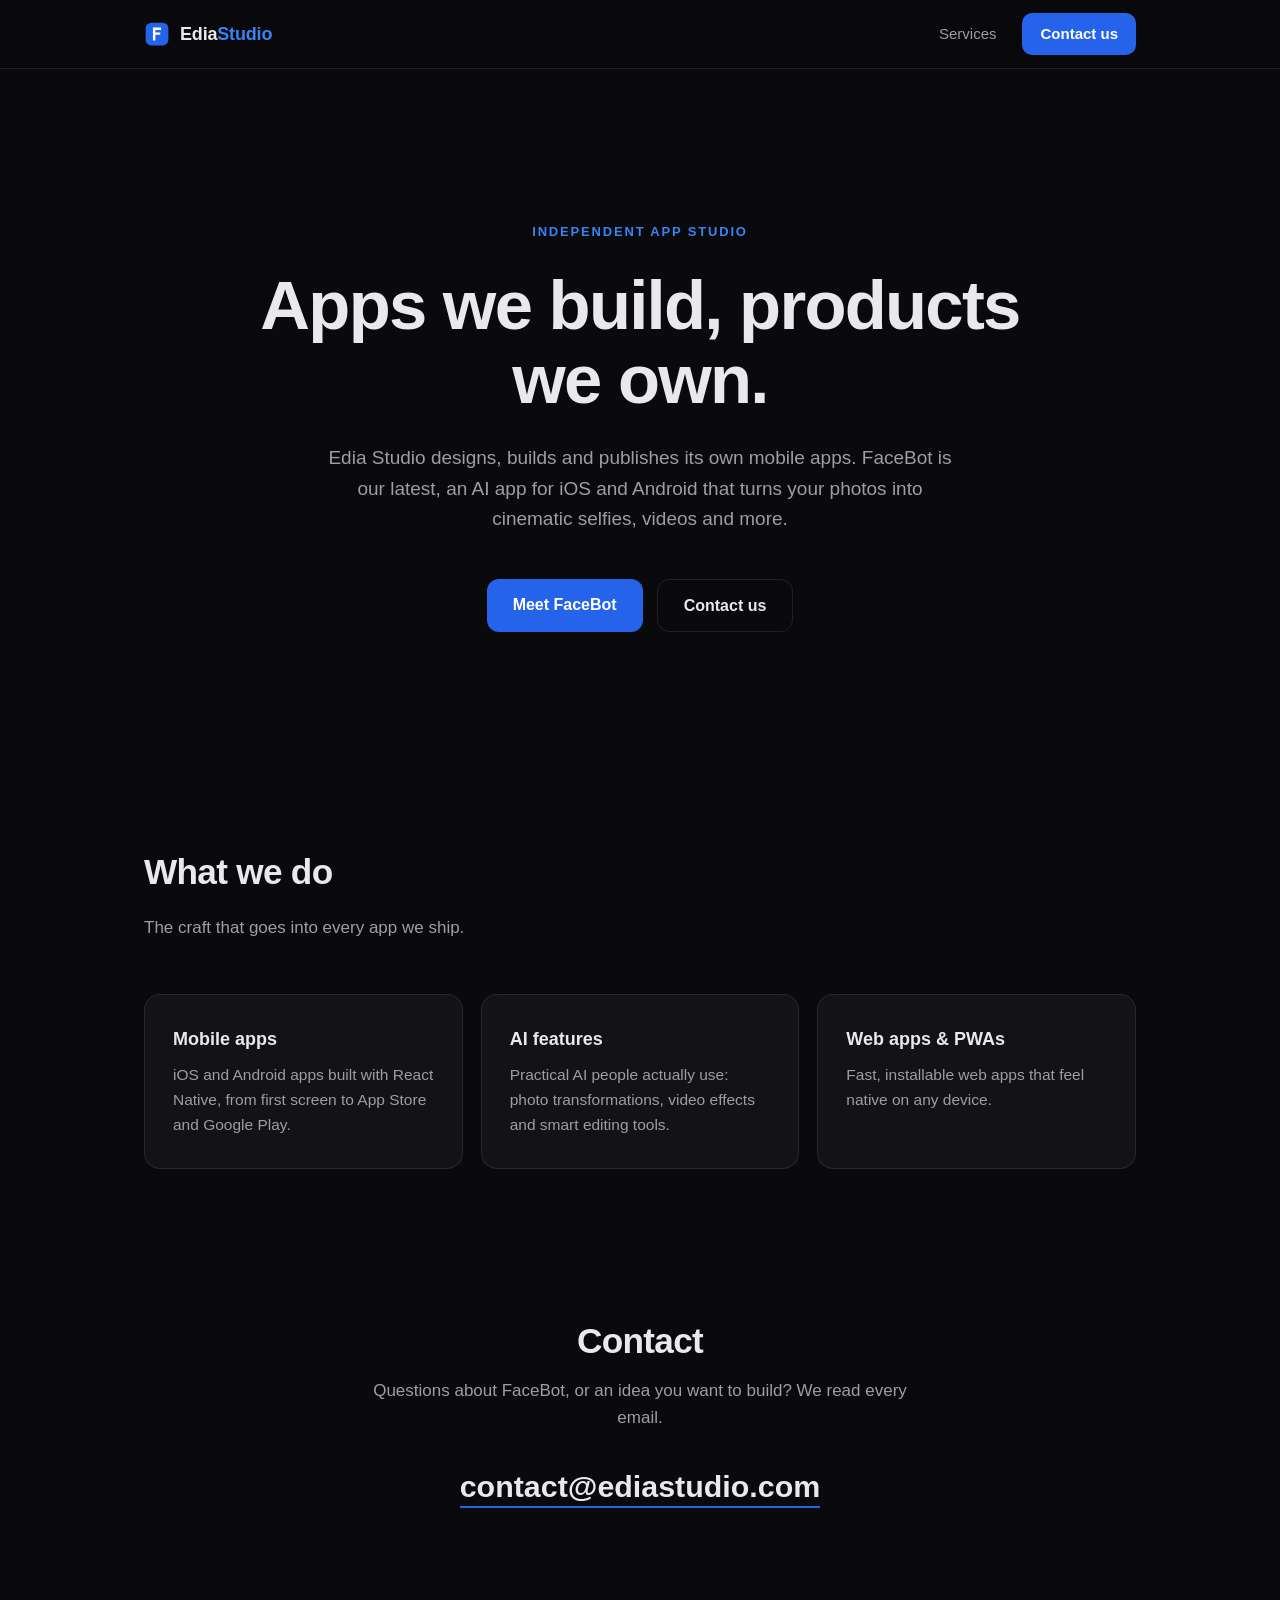
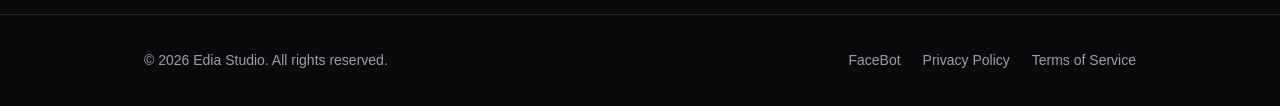
<file: index.html>
<!DOCTYPE html>
<html lang="en">
<head>
<meta charset="UTF-8">
<meta name="viewport" content="width=device-width, initial-scale=1.0">
<title>Edia Studio | Independent Mobile App Studio</title>
<meta name="description" content="Edia Studio is an independent mobile app studio. We build and publish our own apps, starting with FaceBot, AI photo and video tools for iOS and Android.">
<link rel="icon" type="image/svg+xml" href="assets/favicon.svg">
<link rel="stylesheet" href="style.css">
</head>
<body>

<header class="site-header">
  <div class="container nav-wrap">
    <a class="brand" href="/">
      <svg class="brand-mark" viewBox="0 0 32 32" aria-hidden="true"><rect x="2" y="2" width="28" height="28" rx="7" fill="#2563eb"/><path d="M11 8h10v3h-7v3h6v3h-6v7h-3z" fill="#fff"/></svg>
      <span class="brand-name">Edia<strong>Studio</strong></span>
    </a>
    <nav class="site-nav">
      <a href="#services">Services</a>
      <a href="#contact" class="nav-cta">Contact us</a>
    </nav>
  </div>
</header>

<main>

<section class="hero">
  <div class="container">
    <p class="eyebrow">Independent app studio</p>
    <h1>Apps we build, products we own.</h1>
    <p class="hero-sub">Edia Studio designs, builds and publishes its own mobile apps. FaceBot is our latest, an AI app for iOS and Android that turns your photos into cinematic selfies, videos and more.</p>
    <div class="hero-actions">
      <a class="btn btn-primary" href="https://facebot.dhastudio.xyz/" target="_blank" rel="noopener">Meet FaceBot</a>
      <a class="btn btn-ghost" href="mailto:contact@ediastudio.com">Contact us</a>
    </div>
  </div>
</section>

<section class="section" id="services">
  <div class="container">
    <h2 class="section-title">What we do</h2>
    <p class="section-sub">The craft that goes into every app we ship.</p>
    <div class="cards">
      <article class="card">
        <h3>Mobile apps</h3>
        <p>iOS and Android apps built with React Native, from first screen to App Store and Google Play.</p>
      </article>
      <article class="card">
        <h3>AI features</h3>
        <p>Practical AI people actually use: photo transformations, video effects and smart editing tools.</p>
      </article>
      <article class="card">
        <h3>Web apps &amp; PWAs</h3>
        <p>Fast, installable web apps that feel native on any device.</p>
      </article>
    </div>
  </div>
</section>

<section class="section section-contact" id="contact">
  <div class="container">
    <h2 class="section-title">Contact</h2>
    <p class="section-sub">Questions about FaceBot, or an idea you want to build? We read every email.</p>
    <p class="contact-email"><a href="mailto:contact@ediastudio.com">contact@ediastudio.com</a></p>
  </div>
</section>

</main>

<footer class="site-footer">
  <div class="container footer-wrap">
    <span>&copy; 2026 Edia Studio. All rights reserved.</span>
    <nav>
      <a href="https://facebot.dhastudio.xyz/" target="_blank" rel="noopener">FaceBot</a>
      <a href="/privacy-policy.html">Privacy Policy</a>
      <a href="/terms-of-service.html">Terms of Service</a>
    </nav>
  </div>
</footer>

</body>
</html>
</file>
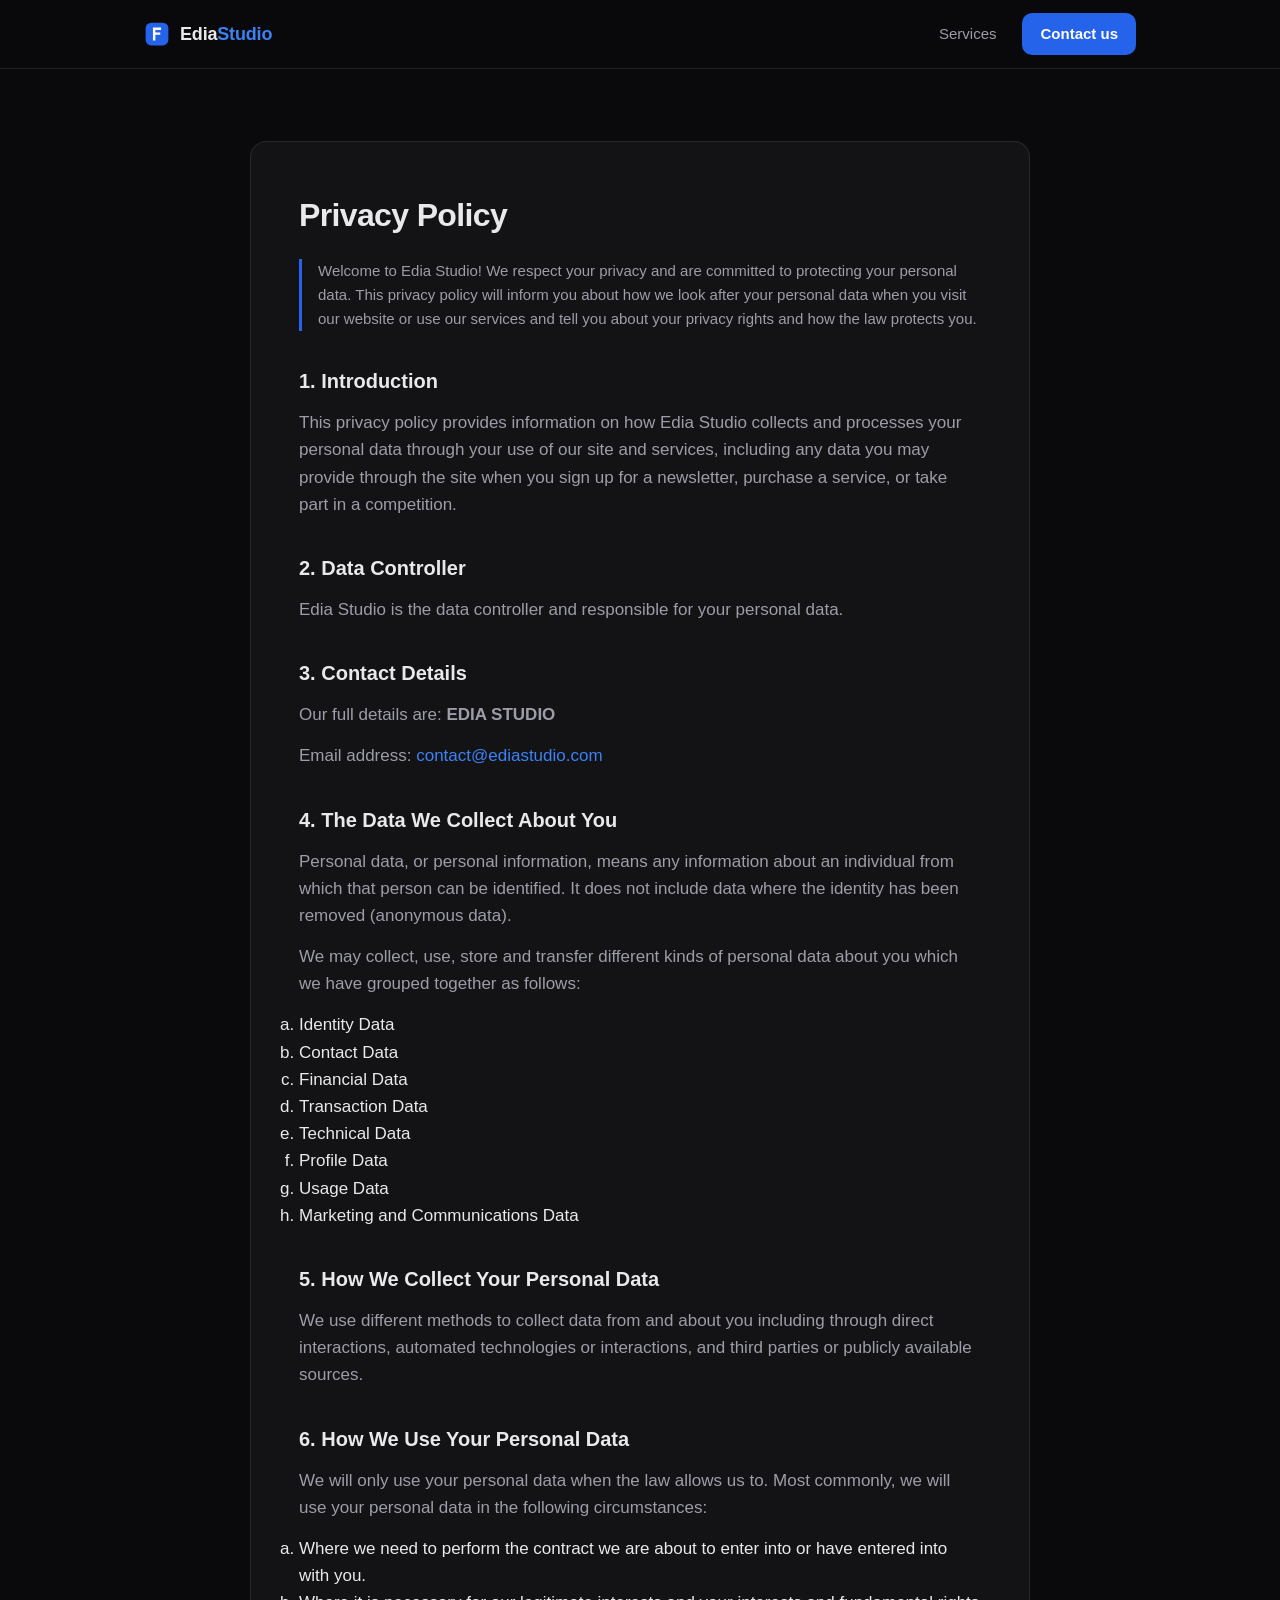
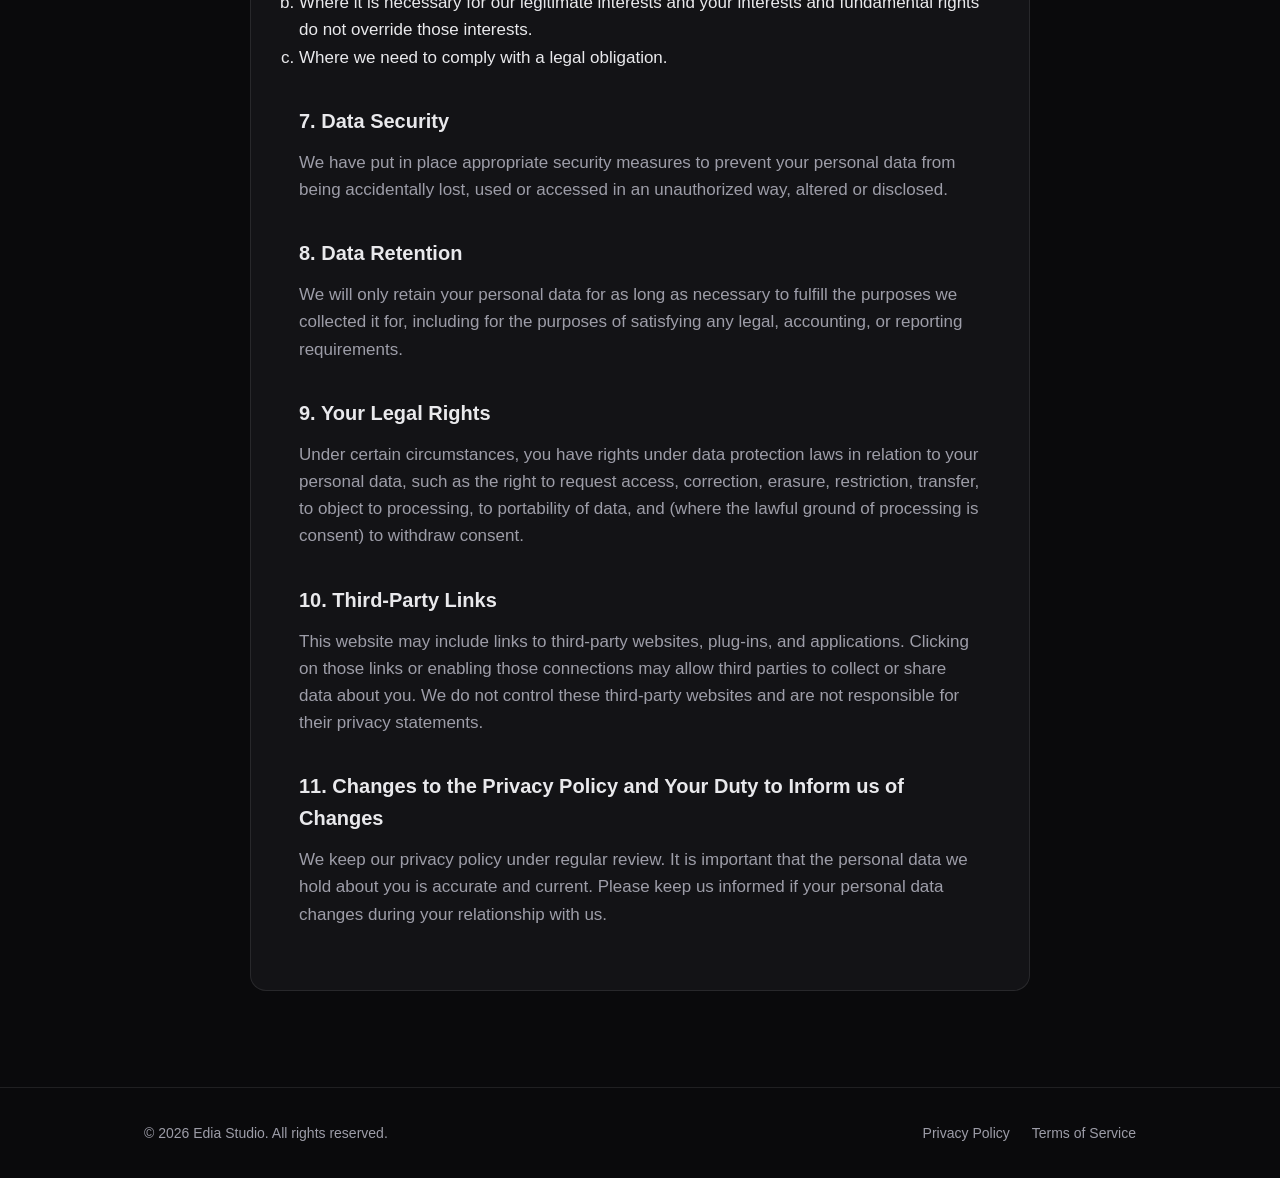
<file: privacy-policy.html>
<!DOCTYPE html>
<html lang="en">
<head>
<meta charset="UTF-8">
<meta name="viewport" content="width=device-width, initial-scale=1.0">
<title>Privacy Policy — Edia Studio</title>
<meta name="description" content="Privacy policy of Edia Studio.">
<link rel="icon" type="image/svg+xml" href="assets/favicon.svg">
<link rel="stylesheet" href="style.css">
</head>
<body>

<header class="site-header">
  <div class="container nav-wrap">
    <a class="brand" href="/">
      <svg class="brand-mark" viewBox="0 0 32 32" aria-hidden="true"><rect x="2" y="2" width="28" height="28" rx="7" fill="#2563eb"/><path d="M11 8h10v3h-7v3h6v3h-6v7h-3z" fill="#fff"/></svg>
      <span class="brand-name">Edia<strong>Studio</strong></span>
    </a>
    <nav class="site-nav">
      <a href="/#services">Services</a>
      <a href="mailto:contact@ediastudio.com" class="nav-cta">Contact us</a>
    </nav>
  </div>
</header>

<main class="page">
  <div class="container legal-card">
    <h1>Privacy Policy</h1>
    <p class="updated">Welcome to Edia Studio! We respect your privacy and are committed to protecting your personal data. This privacy policy will inform you about how we look after your personal data when you visit our website or use our services and tell you about your privacy rights and how the law protects you.</p>

    <h2>1. Introduction</h2>
    <p>This privacy policy provides information on how Edia Studio collects and processes your personal data through your use of our site and services, including any data you may provide through the site when you sign up for a newsletter, purchase a service, or take part in a competition.</p>

    <h2>2. Data Controller</h2>
    <p>Edia Studio is the data controller and responsible for your personal data.</p>

    <h2>3. Contact Details</h2>
    <p>Our full details are: <strong>EDIA STUDIO</strong></p>
    <p>Email address: <a href="mailto:contact@ediastudio.com">contact@ediastudio.com</a></p>

    <h2>4. The Data We Collect About You</h2>
    <p>Personal data, or personal information, means any information about an individual from which that person can be identified. It does not include data where the identity has been removed (anonymous data).</p>
    <p>We may collect, use, store and transfer different kinds of personal data about you which we have grouped together as follows:</p>
    <ol type="a">
      <li>Identity Data</li>
      <li>Contact Data</li>
      <li>Financial Data</li>
      <li>Transaction Data</li>
      <li>Technical Data</li>
      <li>Profile Data</li>
      <li>Usage Data</li>
      <li>Marketing and Communications Data</li>
    </ol>

    <h2>5. How We Collect Your Personal Data</h2>
    <p>We use different methods to collect data from and about you including through direct interactions, automated technologies or interactions, and third parties or publicly available sources.</p>

    <h2>6. How We Use Your Personal Data</h2>
    <p>We will only use your personal data when the law allows us to. Most commonly, we will use your personal data in the following circumstances:</p>
    <ol type="a">
      <li>Where we need to perform the contract we are about to enter into or have entered into with you.</li>
      <li>Where it is necessary for our legitimate interests and your interests and fundamental rights do not override those interests.</li>
      <li>Where we need to comply with a legal obligation.</li>
    </ol>

    <h2>7. Data Security</h2>
    <p>We have put in place appropriate security measures to prevent your personal data from being accidentally lost, used or accessed in an unauthorized way, altered or disclosed.</p>

    <h2>8. Data Retention</h2>
    <p>We will only retain your personal data for as long as necessary to fulfill the purposes we collected it for, including for the purposes of satisfying any legal, accounting, or reporting requirements.</p>

    <h2>9. Your Legal Rights</h2>
    <p>Under certain circumstances, you have rights under data protection laws in relation to your personal data, such as the right to request access, correction, erasure, restriction, transfer, to object to processing, to portability of data, and (where the lawful ground of processing is consent) to withdraw consent.</p>

    <h2>10. Third-Party Links</h2>
    <p>This website may include links to third-party websites, plug-ins, and applications. Clicking on those links or enabling those connections may allow third parties to collect or share data about you. We do not control these third-party websites and are not responsible for their privacy statements.</p>

    <h2>11. Changes to the Privacy Policy and Your Duty to Inform us of Changes</h2>
    <p>We keep our privacy policy under regular review. It is important that the personal data we hold about you is accurate and current. Please keep us informed if your personal data changes during your relationship with us.</p>
  </div>
</main>

<footer class="site-footer">
  <div class="container footer-wrap">
    <span>© 2026 Edia Studio. All rights reserved.</span>
    <nav>
      <a href="/privacy-policy.html">Privacy Policy</a>
      <a href="/terms-of-service.html">Terms of Service</a>
    </nav>
  </div>
</footer>

</body>
</html>
</file>
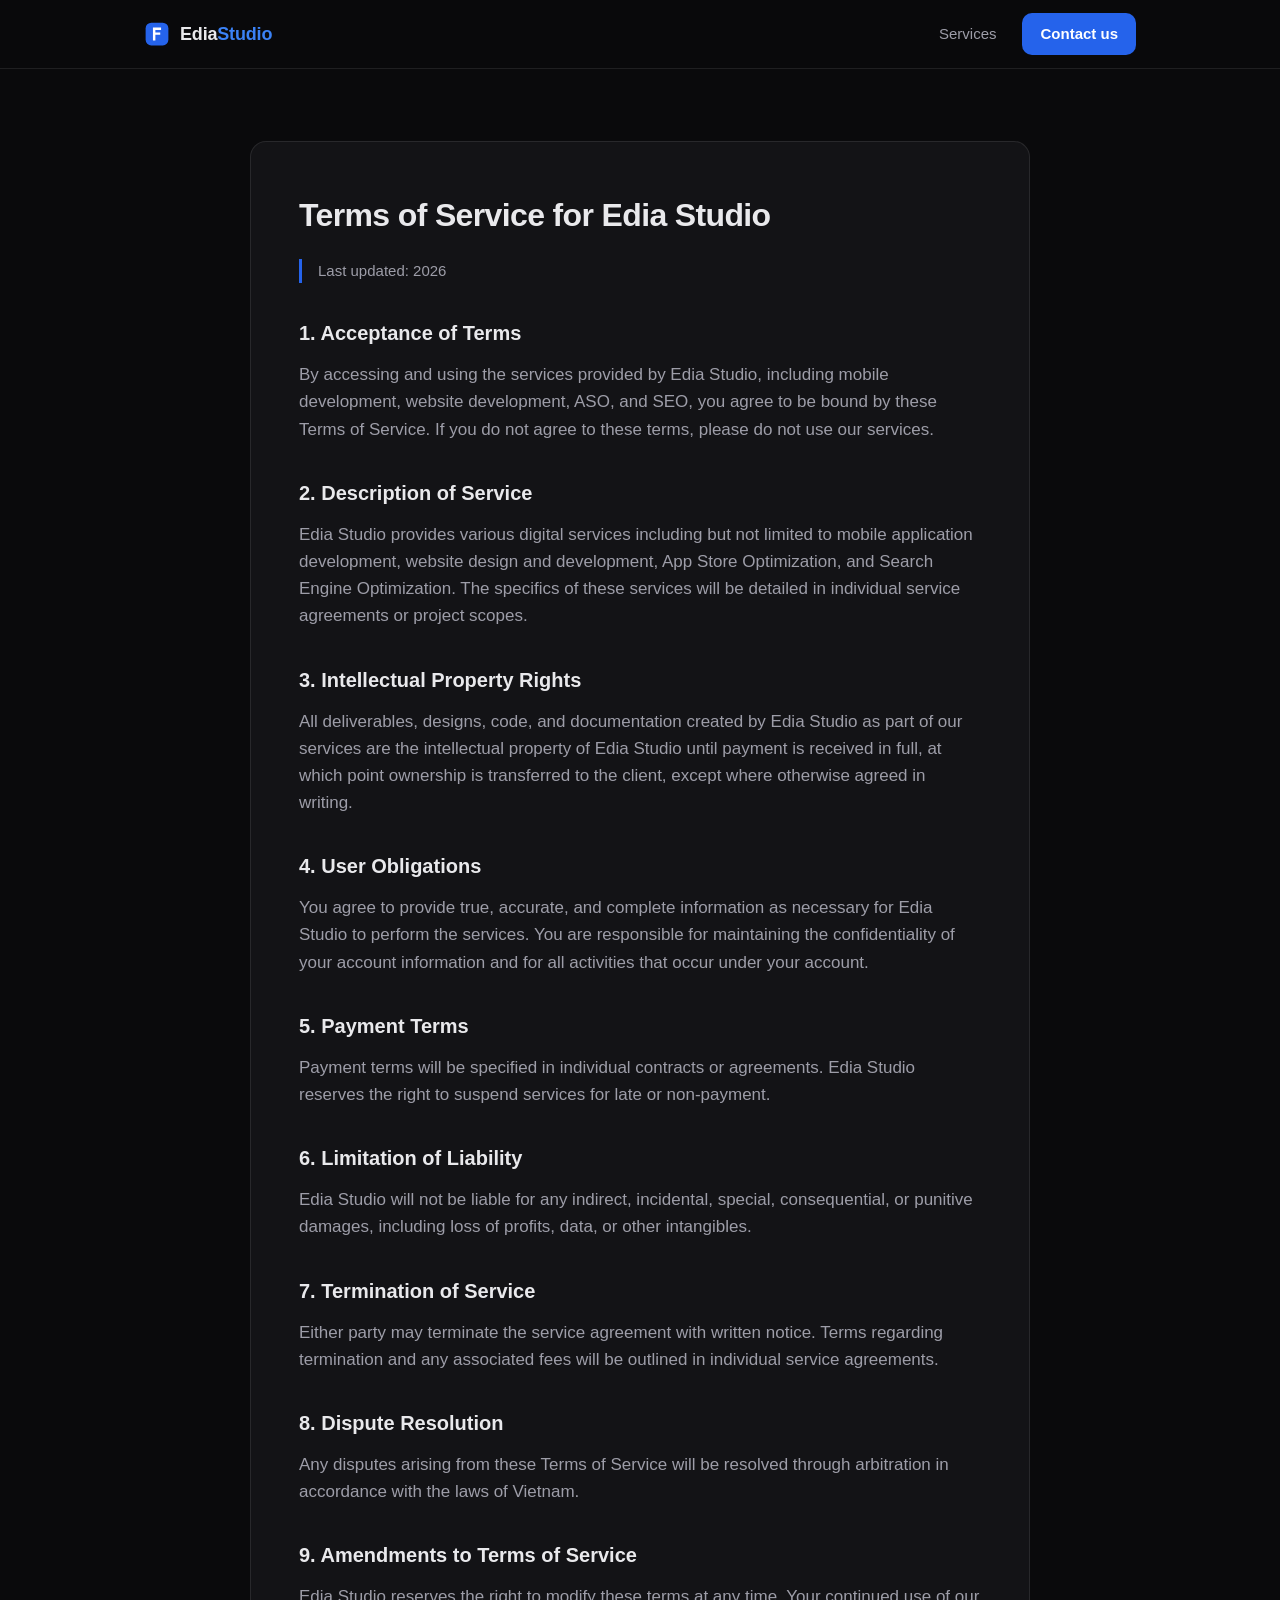
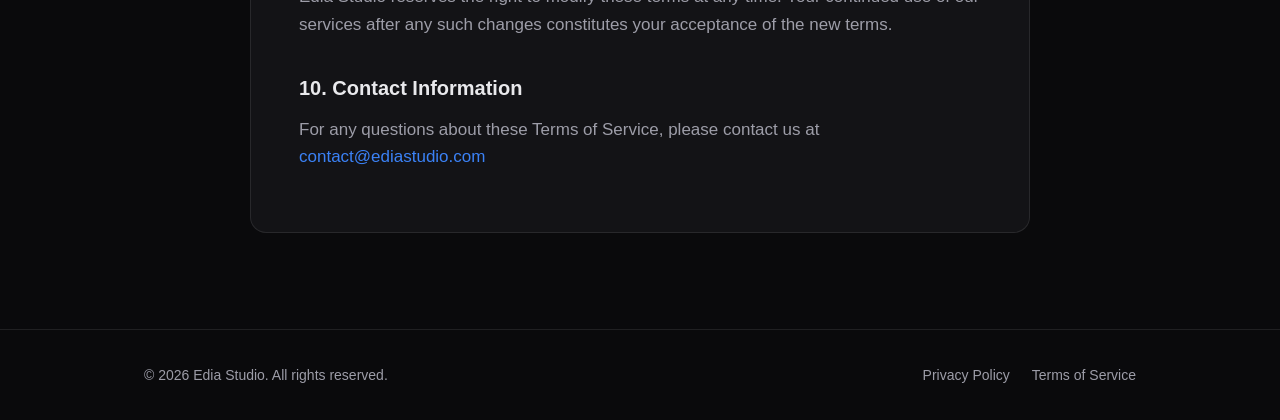
<file: terms-of-service.html>
<!DOCTYPE html>
<html lang="en">
<head>
<meta charset="UTF-8">
<meta name="viewport" content="width=device-width, initial-scale=1.0">
<title>Terms of Service — Edia Studio</title>
<meta name="description" content="Terms of service of Edia Studio.">
<link rel="icon" type="image/svg+xml" href="assets/favicon.svg">
<link rel="stylesheet" href="style.css">
</head>
<body>

<header class="site-header">
  <div class="container nav-wrap">
    <a class="brand" href="/">
      <svg class="brand-mark" viewBox="0 0 32 32" aria-hidden="true"><rect x="2" y="2" width="28" height="28" rx="7" fill="#2563eb"/><path d="M11 8h10v3h-7v3h6v3h-6v7h-3z" fill="#fff"/></svg>
      <span class="brand-name">Edia<strong>Studio</strong></span>
    </a>
    <nav class="site-nav">
      <a href="/#services">Services</a>
      <a href="mailto:contact@ediastudio.com" class="nav-cta">Contact us</a>
    </nav>
  </div>
</header>

<main class="page">
  <div class="container legal-card">
    <h1>Terms of Service for Edia Studio</h1>
    <p class="updated">Last updated: 2026</p>

    <h2>1. Acceptance of Terms</h2>
    <p>By accessing and using the services provided by Edia Studio, including mobile development, website development, ASO, and SEO, you agree to be bound by these Terms of Service. If you do not agree to these terms, please do not use our services.</p>

    <h2>2. Description of Service</h2>
    <p>Edia Studio provides various digital services including but not limited to mobile application development, website design and development, App Store Optimization, and Search Engine Optimization. The specifics of these services will be detailed in individual service agreements or project scopes.</p>

    <h2>3. Intellectual Property Rights</h2>
    <p>All deliverables, designs, code, and documentation created by Edia Studio as part of our services are the intellectual property of Edia Studio until payment is received in full, at which point ownership is transferred to the client, except where otherwise agreed in writing.</p>

    <h2>4. User Obligations</h2>
    <p>You agree to provide true, accurate, and complete information as necessary for Edia Studio to perform the services. You are responsible for maintaining the confidentiality of your account information and for all activities that occur under your account.</p>

    <h2>5. Payment Terms</h2>
    <p>Payment terms will be specified in individual contracts or agreements. Edia Studio reserves the right to suspend services for late or non-payment.</p>

    <h2>6. Limitation of Liability</h2>
    <p>Edia Studio will not be liable for any indirect, incidental, special, consequential, or punitive damages, including loss of profits, data, or other intangibles.</p>

    <h2>7. Termination of Service</h2>
    <p>Either party may terminate the service agreement with written notice. Terms regarding termination and any associated fees will be outlined in individual service agreements.</p>

    <h2>8. Dispute Resolution</h2>
    <p>Any disputes arising from these Terms of Service will be resolved through arbitration in accordance with the laws of Vietnam.</p>

    <h2>9. Amendments to Terms of Service</h2>
    <p>Edia Studio reserves the right to modify these terms at any time. Your continued use of our services after any such changes constitutes your acceptance of the new terms.</p>

    <h2>10. Contact Information</h2>
    <p>For any questions about these Terms of Service, please contact us at <a href="mailto:contact@ediastudio.com">contact@ediastudio.com</a></p>
  </div>
</main>

<footer class="site-footer">
  <div class="container footer-wrap">
    <span>© 2026 Edia Studio. All rights reserved.</span>
    <nav>
      <a href="/privacy-policy.html">Privacy Policy</a>
      <a href="/terms-of-service.html">Terms of Service</a>
    </nav>
  </div>
</footer>

</body>
</html>
</file>
<file: style.css>
/* Edia Studio - minimalist dark theme */
:root {
  --bg: #0a0a0c;
  --surface: #131316;
  --border: rgba(255, 255, 255, 0.09);
  --text: #e9e9ec;
  --muted: #9d9da8;
  --accent: #2563eb;
  --accent-hover: #3b82f6;
  --radius: 16px;
  --container: 1040px;
}

* { margin: 0; padding: 0; box-sizing: border-box; }

html { scroll-behavior: smooth; }

body {
  background: var(--bg);
  color: var(--text);
  font-family: -apple-system, BlinkMacSystemFont, "Segoe UI", Roboto, Helvetica, Arial, sans-serif;
  font-size: 17px;
  line-height: 1.6;
  -webkit-font-smoothing: antialiased;
}

a { color: var(--accent-hover); text-decoration: none; }
a:hover { text-decoration: underline; text-underline-offset: 3px; }

::selection { background: rgba(37, 99, 235, 0.35); }

:focus-visible { outline: 2px solid var(--accent); outline-offset: 3px; border-radius: 4px; }

.container { max-width: var(--container); margin: 0 auto; padding: 0 24px; }

/* Header */
.site-header {
  position: sticky;
  top: 0;
  z-index: 10;
  background: rgba(10, 10, 12, 0.85);
  backdrop-filter: blur(12px);
  -webkit-backdrop-filter: blur(12px);
  border-bottom: 1px solid var(--border);
}

.nav-wrap {
  display: flex;
  align-items: center;
  justify-content: space-between;
  height: 68px;
}

.brand {
  display: flex;
  align-items: center;
  gap: 10px;
  color: var(--text);
  font-weight: 600;
  font-size: 18px;
  letter-spacing: -0.01em;
}

.brand:hover { text-decoration: none; }

.brand-mark { width: 26px; height: 26px; }

.brand-name strong { color: var(--accent-hover); font-weight: 700; }

.site-nav { display: flex; align-items: center; gap: 26px; }

.site-nav a { color: var(--muted); font-size: 15px; transition: color 0.15s ease; }
.site-nav a:hover { color: var(--text); }

.site-nav .nav-cta {
  color: #fff;
  background: var(--accent);
  padding: 9px 18px;
  border-radius: 10px;
  font-weight: 600;
  transition: background 0.15s ease;
}

.site-nav .nav-cta:hover { background: var(--accent-hover); text-decoration: none; }

/* Hero */
.hero { padding: 148px 0 108px; text-align: center; }

.eyebrow {
  display: inline-block;
  font-size: 13px;
  font-weight: 600;
  letter-spacing: 0.14em;
  text-transform: uppercase;
  color: var(--accent-hover);
  margin-bottom: 26px;
}

.hero h1 {
  font-size: clamp(2.6rem, 7vw, 4.3rem);
  font-weight: 700;
  line-height: 1.08;
  letter-spacing: -0.025em;
  max-width: 760px;
  margin: 0 auto 26px;
}

.hero-sub {
  color: var(--muted);
  font-size: 19px;
  max-width: 640px;
  margin: 0 auto 44px;
}

.hero-actions { display: flex; justify-content: center; gap: 14px; flex-wrap: wrap; }

/* Buttons */
.btn {
  display: inline-block;
  padding: 13px 26px;
  border-radius: 12px;
  font-size: 16px;
  font-weight: 600;
  transition: background 0.15s ease, border-color 0.15s ease;
}

.btn:hover { text-decoration: none; }

.btn-primary { background: var(--accent); color: #fff; }
.btn-primary:hover { background: var(--accent-hover); }

.btn-ghost { border: 1px solid var(--border); color: var(--text); background: transparent; }
.btn-ghost:hover { border-color: rgba(255, 255, 255, 0.25); background: rgba(255, 255, 255, 0.04); }

/* Sections */
.section { padding: 104px 0; }

.section-contact { text-align: center; padding-top: 40px; }

.section-title {
  font-size: clamp(1.7rem, 3.5vw, 2.2rem);
  font-weight: 700;
  letter-spacing: -0.02em;
  margin-bottom: 14px;
}

.section-sub {
  color: var(--muted);
  font-size: 17px;
  max-width: 560px;
  margin-bottom: 52px;
}

.section-contact .section-title { margin-bottom: 8px; }
.section-contact .section-sub { margin: 0 auto 30px; }

.cards {
  display: grid;
  grid-template-columns: repeat(auto-fit, minmax(250px, 1fr));
  gap: 18px;
}

.card {
  background: var(--surface);
  border: 1px solid var(--border);
  border-radius: var(--radius);
  padding: 30px 28px;
}

.card h3 { font-size: 18px; font-weight: 650; margin-bottom: 10px; }
.card p { color: var(--muted); font-size: 15.5px; }

.contact-email a {
  font-size: clamp(1.4rem, 3.5vw, 1.9rem);
  font-weight: 600;
  color: var(--text);
  border-bottom: 2px solid var(--accent);
  padding-bottom: 3px;
  transition: color 0.15s ease;
}

.contact-email a:hover { color: var(--accent-hover); text-decoration: none; }

/* Footer */
.site-footer { border-top: 1px solid var(--border); padding: 34px 0; }

.footer-wrap {
  display: flex;
  align-items: center;
  justify-content: space-between;
  gap: 14px;
  flex-wrap: wrap;
  font-size: 14px;
  color: var(--muted);
}

.footer-wrap nav { display: flex; gap: 22px; }
.footer-wrap nav a { color: var(--muted); }
.footer-wrap nav a:hover { color: var(--text); }

/* Legal pages */
.page { padding: 72px 0 96px; }

.legal-card {
  max-width: 780px;
  background: var(--surface);
  border: 1px solid var(--border);
  border-radius: var(--radius);
  padding: 48px;
}

.legal-card h1 { font-size: 2rem; margin-bottom: 18px; letter-spacing: -0.02em; }
.legal-card h2 { font-size: 1.25rem; margin: 34px 0 12px; }
.legal-card p { color: var(--muted); margin-bottom: 14px; }
.legal-card a { color: var(--accent-hover); }

.updated { color: var(--muted); font-size: 15px; border-left: 3px solid var(--accent); padding-left: 16px; margin-bottom: 28px !important; }

/* Mobile */
@media (max-width: 640px) {
  .hero { padding: 100px 0 76px; }
  .section { padding: 72px 0; }
  .legal-card { padding: 32px 24px; }
}
</file>
